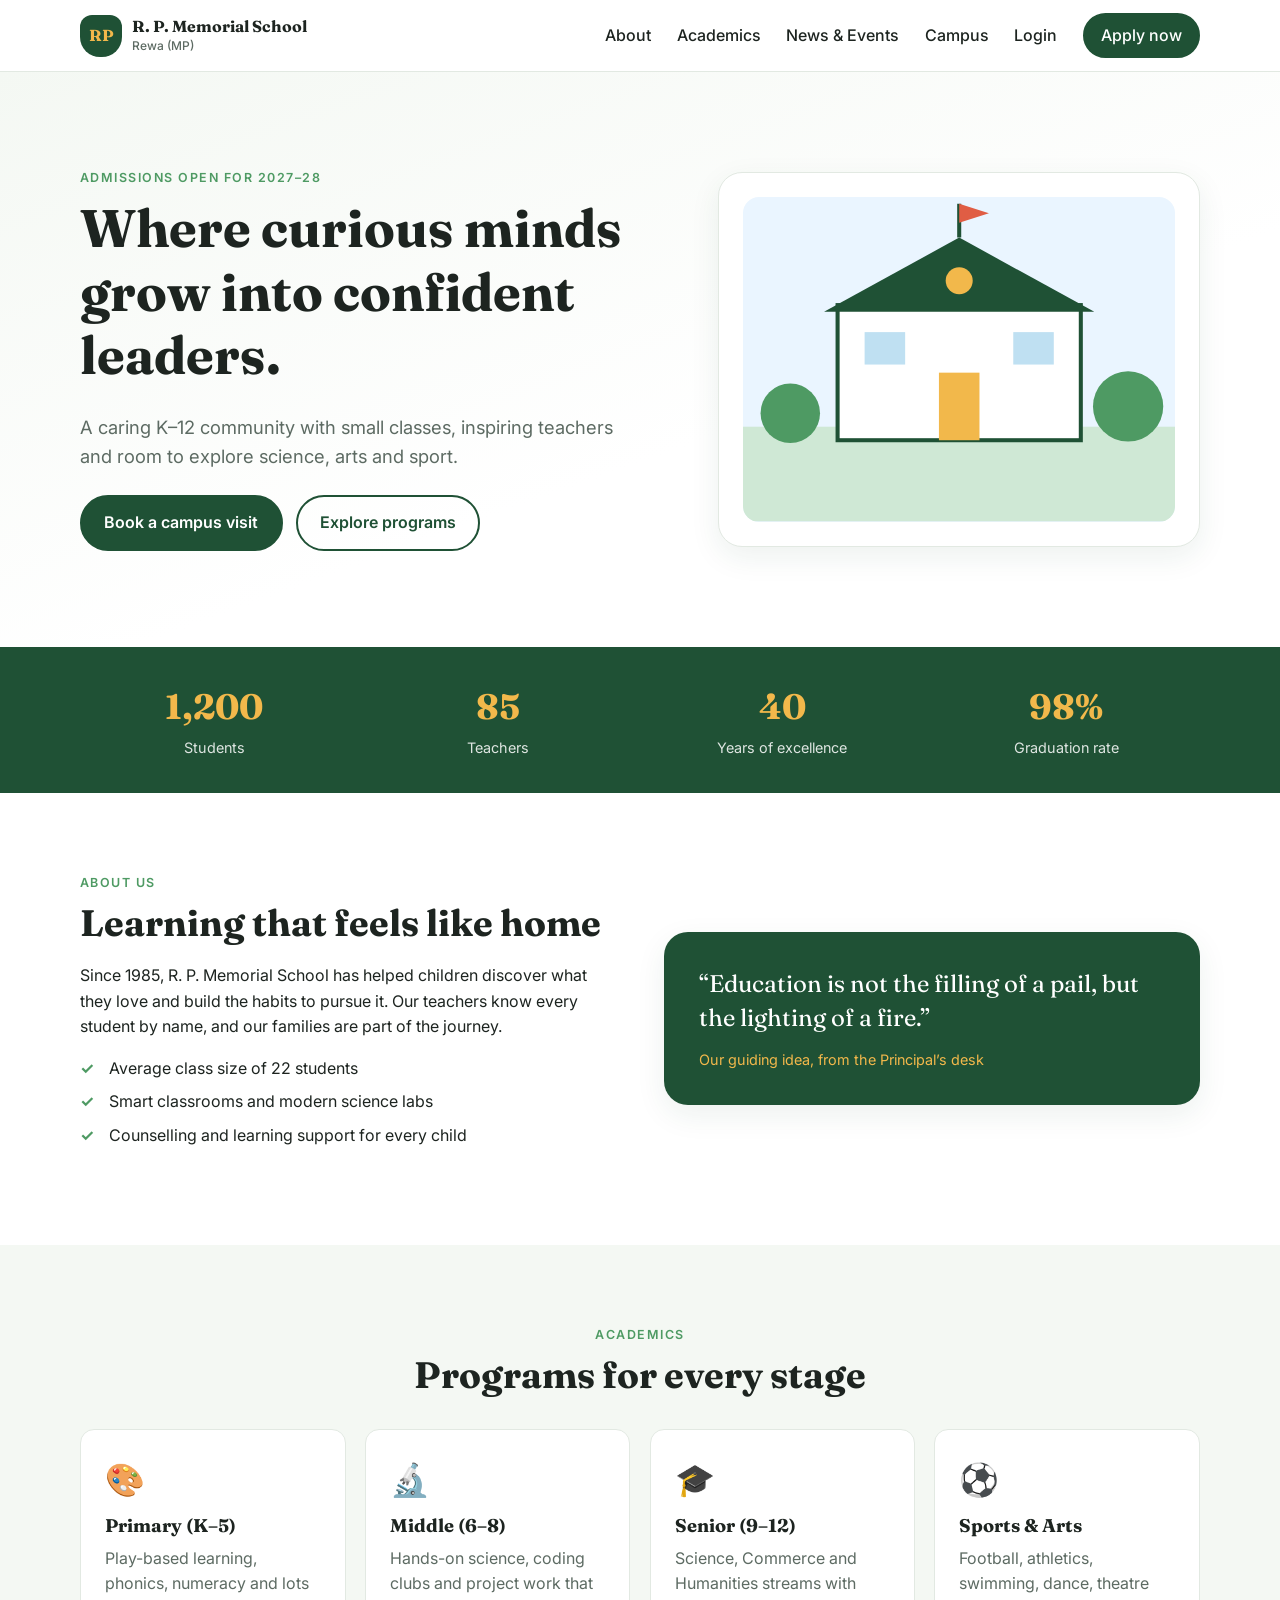
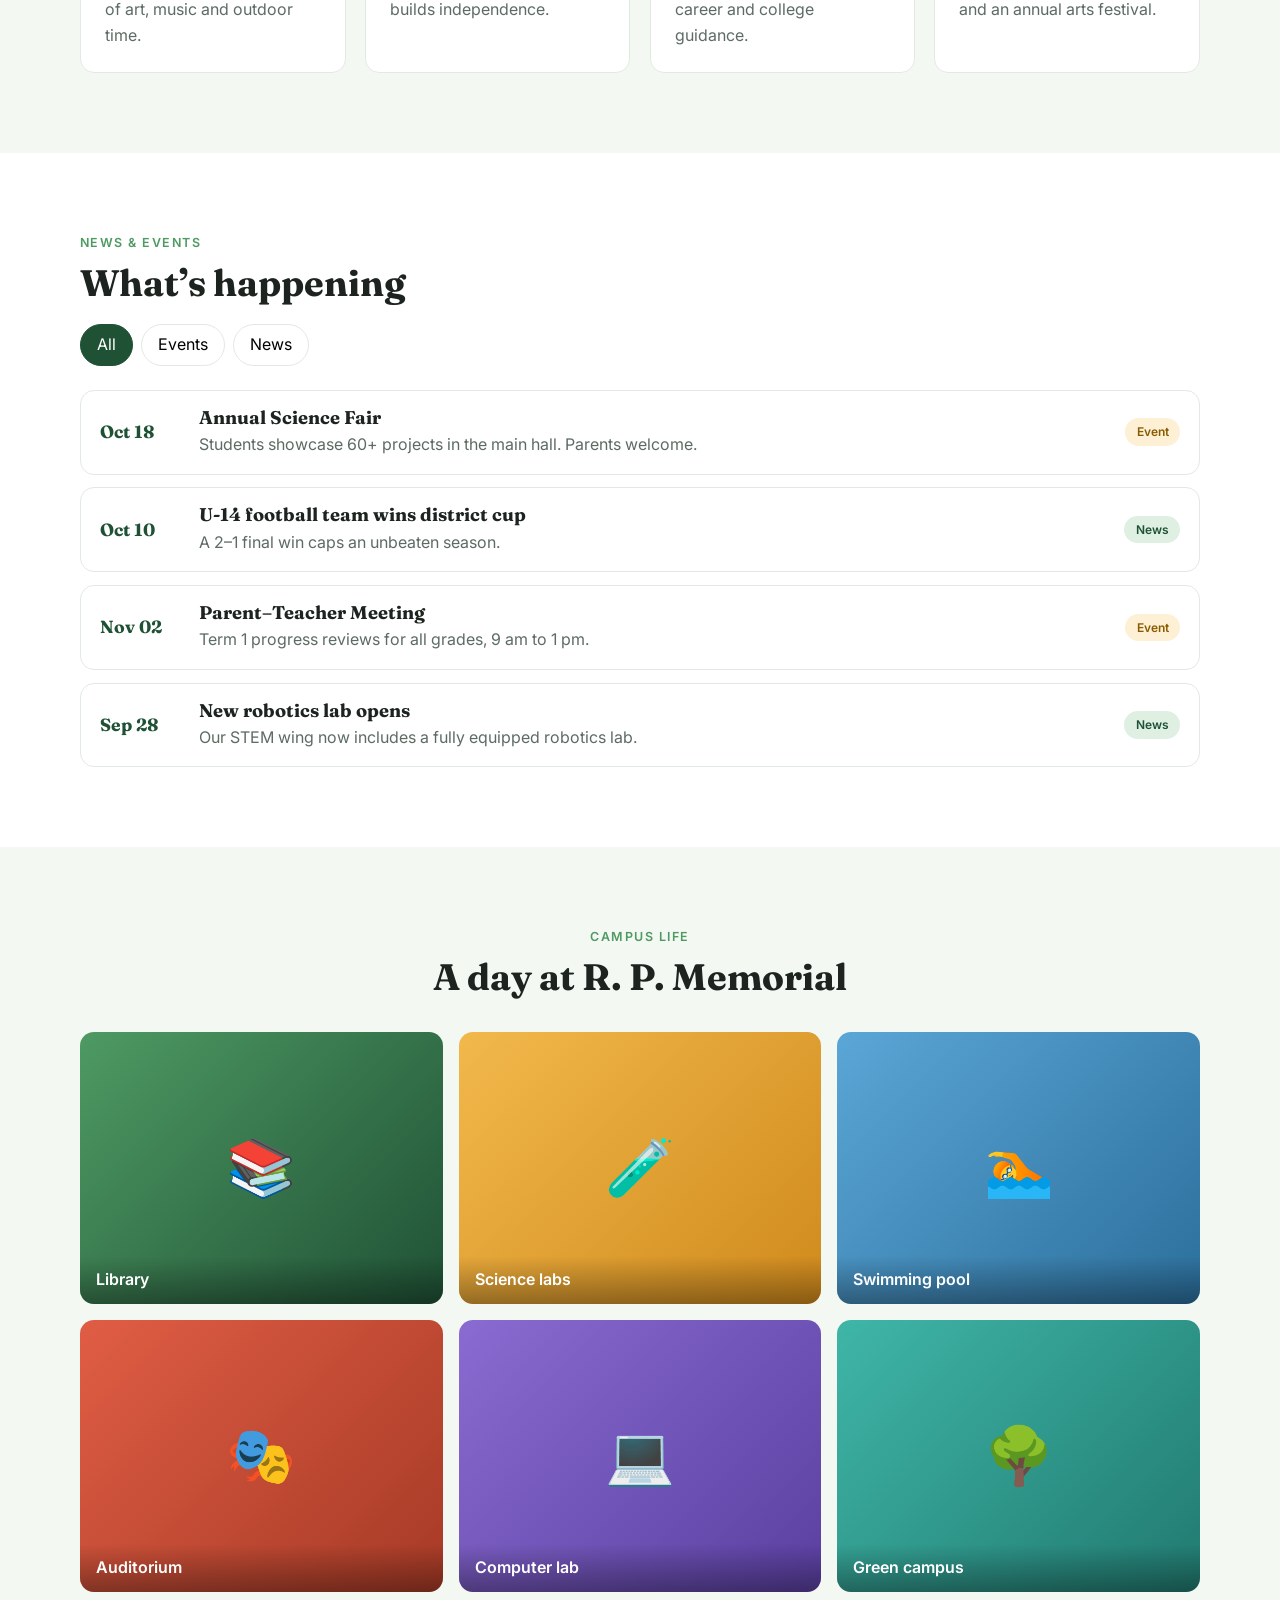
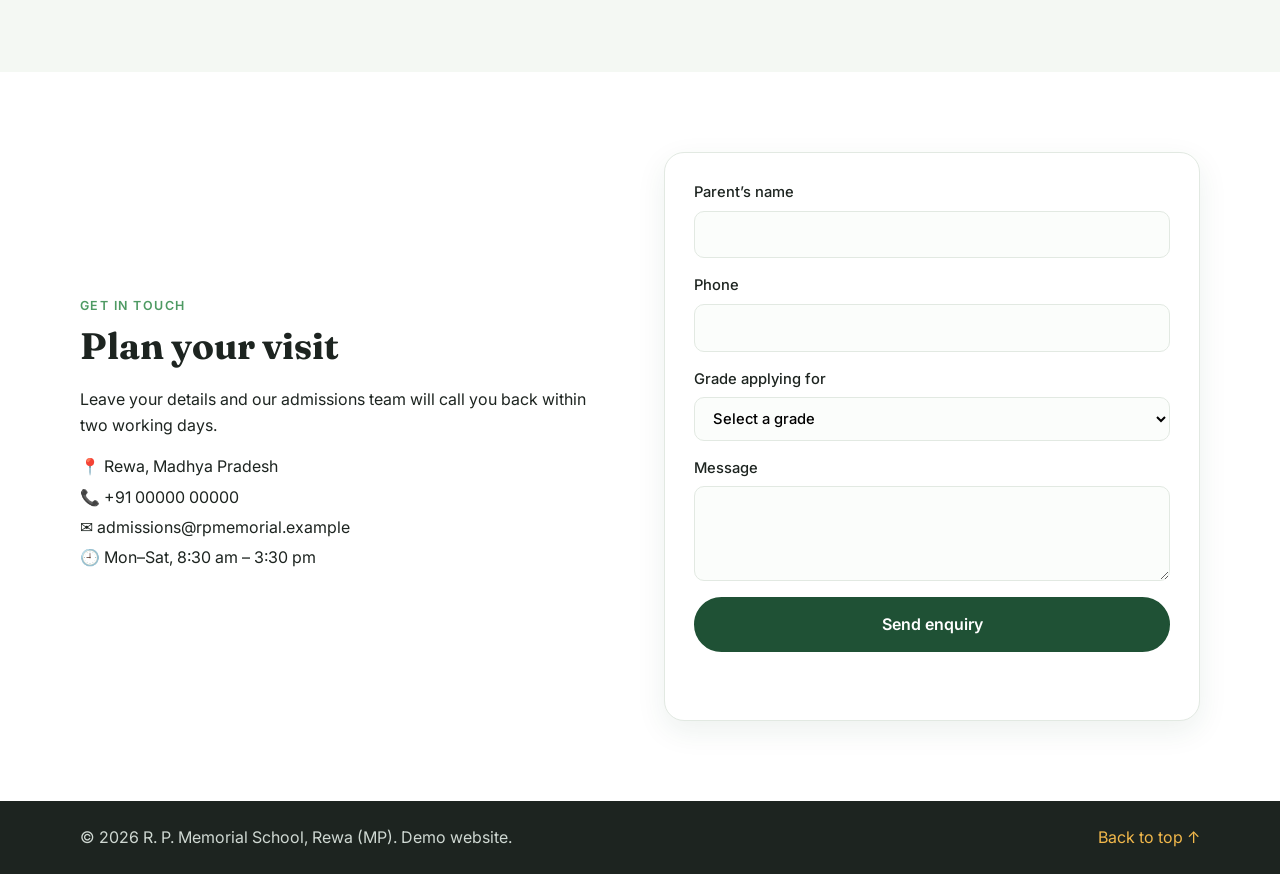
<file: index.html>
<!doctype html>
<html lang="en">
<head>
  <meta charset="utf-8">
  <meta name="viewport" content="width=device-width, initial-scale=1">
  <title>R. P. Memorial School, Rewa (MP)</title>
  <meta name="description" content="R. P. Memorial School, Rewa (MP): nurturing curious minds since 1985.">
  <link rel="preconnect" href="https://fonts.googleapis.com">
  <link href="https://fonts.googleapis.com/css2?family=Fraunces:wght@600;700&family=Inter:wght@400;500;600&display=swap" rel="stylesheet">
  <link rel="stylesheet" href="css/styles.css">
</head>
<body>
  <header class="site-header">
    <div class="container nav">
      <a href="#top" class="brand">
        <span class="crest" aria-hidden="true">RP</span>
        <span>R. P. Memorial School<br><small>Rewa (MP)</small></span>
      </a>
      <button class="nav-toggle" aria-expanded="false" aria-controls="nav-links" aria-label="Open menu">
        <span></span><span></span><span></span>
      </button>
      <nav id="nav-links" class="nav-links">
        <a href="#about">About</a>
        <a href="#academics">Academics</a>
        <a href="#news">News &amp; Events</a>
        <a href="#gallery">Campus</a>
        <a href="login.html" id="auth-link">Login</a>
        <a href="#contact" class="btn btn-small">Apply now</a>
      </nav>
    </div>
  </header>

  <main id="top">
    <section class="hero">
      <div class="container hero-inner">
        <div class="hero-text">
          <p class="eyebrow">Admissions open for 2027–28</p>
          <h1>Where curious minds grow into confident leaders.</h1>
          <p class="lead">A caring K–12 community with small classes, inspiring teachers and room to explore science, arts and sport.</p>
          <div class="hero-actions">
            <a href="#contact" class="btn">Book a campus visit</a>
            <a href="#academics" class="btn btn-ghost">Explore programs</a>
          </div>
        </div>
        <div class="hero-card" aria-hidden="true">
          <div class="hero-illustration">
            <svg viewBox="0 0 320 240" role="img">
              <rect x="0" y="170" width="320" height="70" fill="#cfe8d5"/>
              <rect x="70" y="80" width="180" height="100" fill="#fff" stroke="#1f5135" stroke-width="3"/>
              <polygon points="60,85 160,30 260,85" fill="#1f5135"/>
              <rect x="145" y="130" width="30" height="50" fill="#f2b84b"/>
              <rect x="90" y="100" width="30" height="24" fill="#bfe0f2"/>
              <rect x="200" y="100" width="30" height="24" fill="#bfe0f2"/>
              <circle cx="160" cy="62" r="10" fill="#f2b84b"/>
              <line x1="160" y1="30" x2="160" y2="5" stroke="#1f5135" stroke-width="3"/>
              <polygon points="160,5 182,12 160,19" fill="#e05d44"/>
              <circle cx="35" cy="160" r="22" fill="#4e9a63"/>
              <circle cx="285" cy="155" r="26" fill="#4e9a63"/>
            </svg>
          </div>
        </div>
      </div>
    </section>

    <section class="stats">
      <div class="container stats-grid">
        <div><strong data-count="1200">0</strong><span>Students</span></div>
        <div><strong data-count="85">0</strong><span>Teachers</span></div>
        <div><strong data-count="40">0</strong><span>Years of excellence</span></div>
        <div><strong data-count="98" data-suffix="%">0</strong><span>Graduation rate</span></div>
      </div>
    </section>

    <section id="about" class="section">
      <div class="container two-col">
        <div>
          <p class="eyebrow">About us</p>
          <h2>Learning that feels like home</h2>
          <p>Since 1985, R. P. Memorial School has helped children discover what they love and build the habits to pursue it. Our teachers know every student by name, and our families are part of the journey.</p>
          <ul class="checks">
            <li>Average class size of 22 students</li>
            <li>Smart classrooms and modern science labs</li>
            <li>Counselling and learning support for every child</li>
          </ul>
        </div>
        <blockquote class="quote">
          “Education is not the filling of a pail, but the lighting of a fire.”
          <cite>Our guiding idea, from the Principal’s desk</cite>
        </blockquote>
      </div>
    </section>

    <section id="academics" class="section section-alt">
      <div class="container">
        <p class="eyebrow center">Academics</p>
        <h2 class="center">Programs for every stage</h2>
        <div class="cards">
          <article class="card">
            <div class="card-icon">🎨</div>
            <h3>Primary (K–5)</h3>
            <p>Play-based learning, phonics, numeracy and lots of art, music and outdoor time.</p>
          </article>
          <article class="card">
            <div class="card-icon">🔬</div>
            <h3>Middle (6–8)</h3>
            <p>Hands-on science, coding clubs and project work that builds independence.</p>
          </article>
          <article class="card">
            <div class="card-icon">🎓</div>
            <h3>Senior (9–12)</h3>
            <p>Science, Commerce and Humanities streams with career and college guidance.</p>
          </article>
          <article class="card">
            <div class="card-icon">⚽</div>
            <h3>Sports &amp; Arts</h3>
            <p>Football, athletics, swimming, dance, theatre and an annual arts festival.</p>
          </article>
        </div>
      </div>
    </section>

    <section id="news" class="section">
      <div class="container">
        <p class="eyebrow">News &amp; Events</p>
        <h2>What’s happening</h2>
        <div class="tabs" role="tablist">
          <button role="tab" class="tab active" data-filter="all" aria-selected="true">All</button>
          <button role="tab" class="tab" data-filter="event" aria-selected="false">Events</button>
          <button role="tab" class="tab" data-filter="news" aria-selected="false">News</button>
        </div>
        <ul class="news-list">
          <li data-type="event"><time>Oct 18</time><div><h3>Annual Science Fair</h3><p>Students showcase 60+ projects in the main hall. Parents welcome.</p></div><span class="tag">Event</span></li>
          <li data-type="news"><time>Oct 10</time><div><h3>U-14 football team wins district cup</h3><p>A 2–1 final win caps an unbeaten season.</p></div><span class="tag tag-news">News</span></li>
          <li data-type="event"><time>Nov 02</time><div><h3>Parent–Teacher Meeting</h3><p>Term 1 progress reviews for all grades, 9 am to 1 pm.</p></div><span class="tag">Event</span></li>
          <li data-type="news"><time>Sep 28</time><div><h3>New robotics lab opens</h3><p>Our STEM wing now includes a fully equipped robotics lab.</p></div><span class="tag tag-news">News</span></li>
        </ul>
      </div>
    </section>

    <section id="gallery" class="section section-alt">
      <div class="container">
        <p class="eyebrow center">Campus life</p>
        <h2 class="center">A day at R. P. Memorial</h2>
        <div class="gallery">
          <figure style="--c1:#4e9a63;--c2:#1f5135"><span>📚</span><figcaption>Library</figcaption></figure>
          <figure style="--c1:#f2b84b;--c2:#d08a1c"><span>🧪</span><figcaption>Science labs</figcaption></figure>
          <figure style="--c1:#5aa6d6;--c2:#2c6f9c"><span>🏊</span><figcaption>Swimming pool</figcaption></figure>
          <figure style="--c1:#e05d44;--c2:#a63a26"><span>🎭</span><figcaption>Auditorium</figcaption></figure>
          <figure style="--c1:#8a6bd1;--c2:#5a3fa0"><span>💻</span><figcaption>Computer lab</figcaption></figure>
          <figure style="--c1:#3fb6a8;--c2:#217a70"><span>🌳</span><figcaption>Green campus</figcaption></figure>
        </div>
      </div>
    </section>

    <section id="contact" class="section">
      <div class="container two-col">
        <div>
          <p class="eyebrow">Get in touch</p>
          <h2>Plan your visit</h2>
          <p>Leave your details and our admissions team will call you back within two working days.</p>
          <address>
            <p>📍 Rewa, Madhya Pradesh</p>
            <p>📞 +91 00000 00000</p>
            <p>✉️ admissions@rpmemorial.example</p>
            <p>🕘 Mon–Sat, 8:30 am – 3:30 pm</p>
          </address>
        </div>
        <form class="form" id="enquiry-form" novalidate>
          <label>Parent’s name<input name="name" required></label>
          <label>Phone<input name="phone" type="tel" required pattern="[0-9 +\-]{7,}"></label>
          <label>Grade applying for
            <select name="grade" required>
              <option value="">Select a grade</option>
              <option>Kindergarten</option><option>Grade 1–5</option>
              <option>Grade 6–8</option><option>Grade 9–12</option>
            </select>
          </label>
          <label>Message<textarea name="message" rows="3"></textarea></label>
          <button class="btn" type="submit">Send enquiry</button>
          <p class="form-status" role="status" aria-live="polite"></p>
        </form>
      </div>
    </section>
  </main>

  <footer class="site-footer">
    <div class="container footer-inner">
      <p>© <span id="year"></span> R. P. Memorial School, Rewa (MP). Demo website.</p>
      <a href="#top">Back to top ↑</a>
    </div>
  </footer>

  <script src="js/auth.js"></script>
  <script src="js/main.js"></script>
</body>
</html>
</file>
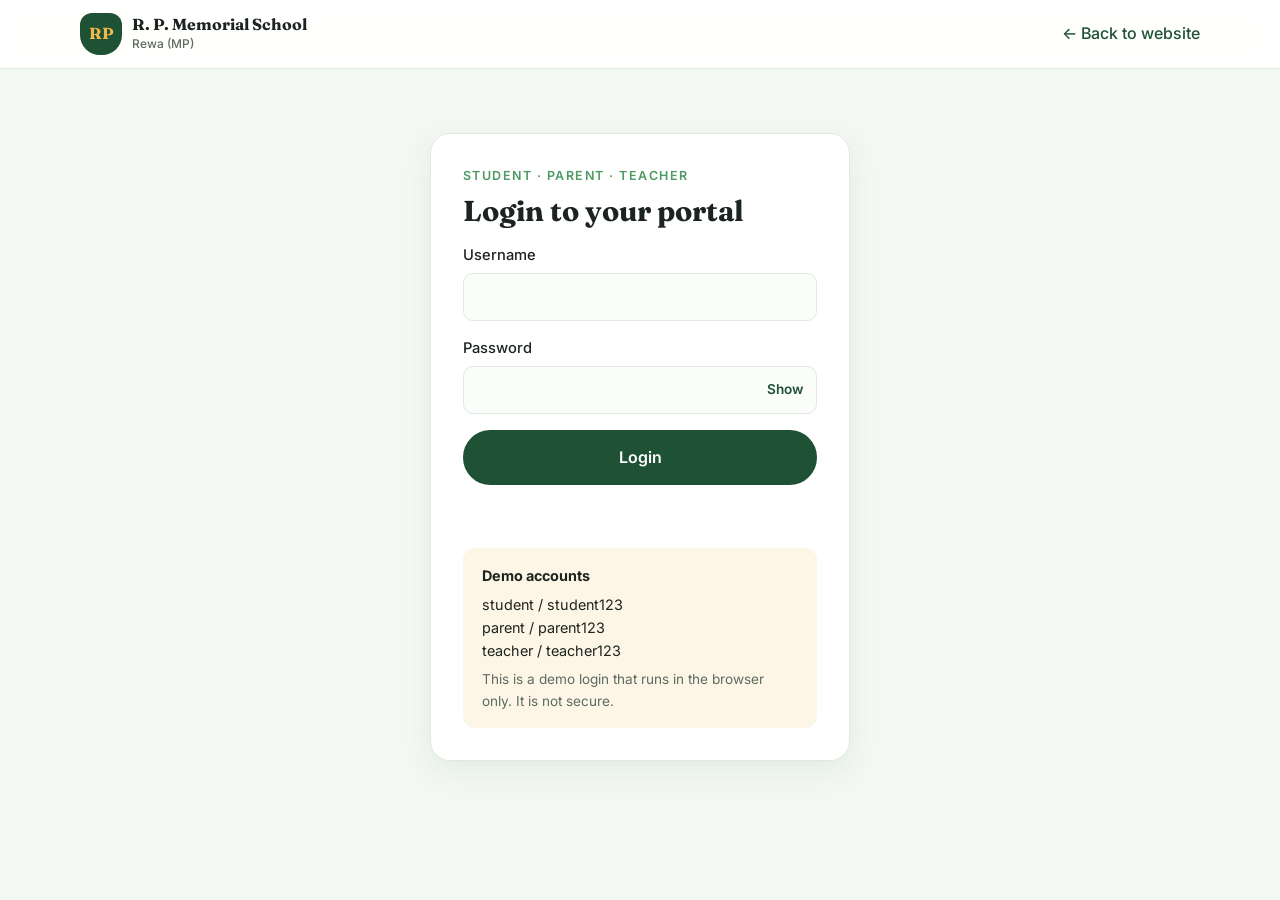
<file: login.html>
<!doctype html>
<html lang="en">
<head>
  <meta charset="utf-8">
  <meta name="viewport" content="width=device-width, initial-scale=1">
  <title>Login | R. P. Memorial School, Rewa (MP)</title>
  <link rel="preconnect" href="https://fonts.googleapis.com">
  <link href="https://fonts.googleapis.com/css2?family=Fraunces:wght@600;700&family=Inter:wght@400;500;600&display=swap" rel="stylesheet">
  <link rel="stylesheet" href="css/styles.css">
</head>
<body class="auth-page">
  <header class="site-header">
    <div class="container nav">
      <a href="index.html" class="brand">
        <span class="crest" aria-hidden="true">RP</span>
        <span>R. P. Memorial School<br><small>Rewa (MP)</small></span>
      </a>
      <a href="index.html" class="back-link">← Back to website</a>
    </div>
  </header>

  <main class="auth-main">
    <div class="auth-card">
      <p class="eyebrow">Student · Parent · Teacher</p>
      <h1>Login to your portal</h1>
      <form id="login-form" class="form form-plain" novalidate>
        <label>Username<input name="username" autocomplete="username" required></label>
        <label>Password
          <span class="password-wrap">
            <input name="password" type="password" autocomplete="current-password" required>
            <button type="button" class="show-pass" aria-label="Show password">Show</button>
          </span>
        </label>
        <button class="btn" type="submit">Login</button>
        <p class="form-status" role="status" aria-live="polite"></p>
      </form>
      <div class="demo-note">
        <strong>Demo accounts</strong>
        <p>student / student123<br>parent / parent123<br>teacher / teacher123</p>
        <p class="muted">This is a demo login that runs in the browser only. It is not secure.</p>
      </div>
    </div>
  </main>

  <script src="js/auth.js"></script>
  <script>
    if (Auth.currentUser()) location.replace("portal.html");

    const form = document.getElementById("login-form");
    const status = form.querySelector(".form-status");
    const pass = form.elements.password;
    form.querySelector(".show-pass").addEventListener("click", (e) => {
      const show = pass.type === "password";
      pass.type = show ? "text" : "password";
      e.target.textContent = show ? "Hide" : "Show";
    });
    form.addEventListener("submit", (e) => {
      e.preventDefault();
      const { username, password } = form.elements;
      if (!username.value.trim() || !password.value) {
        status.textContent = "Please enter your username and password.";
        status.className = "form-status err";
        return;
      }
      if (Auth.login(username.value, password.value)) {
        location.href = "portal.html";
      } else {
        status.textContent = "Wrong username or password.";
        status.className = "form-status err";
        password.value = "";
      }
    });
  </script>
</body>
</html>
</file>
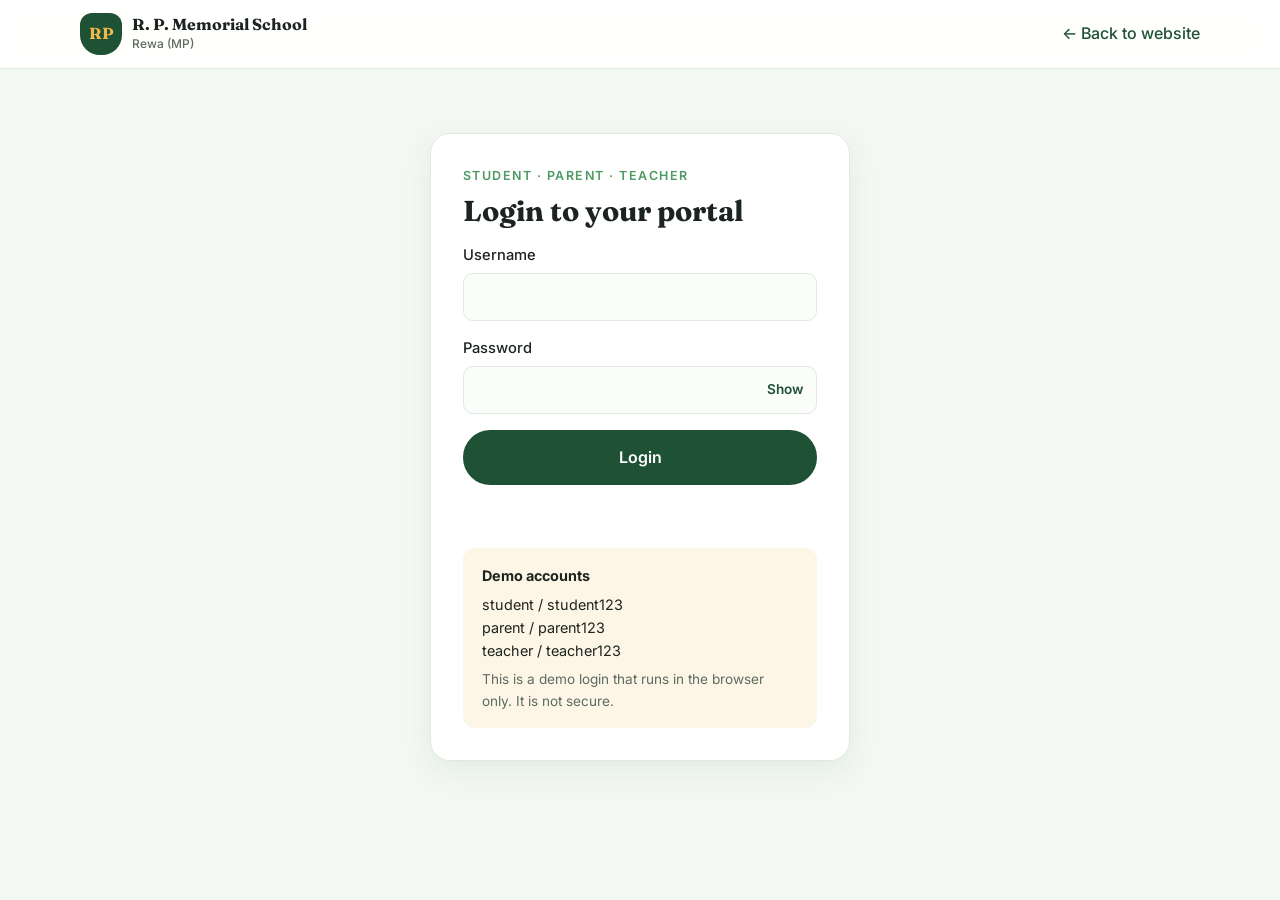
<file: portal.html>
<!doctype html>
<html lang="en">
<head>
  <meta charset="utf-8">
  <meta name="viewport" content="width=device-width, initial-scale=1">
  <title>My Portal | R. P. Memorial School, Rewa (MP)</title>
  <link rel="preconnect" href="https://fonts.googleapis.com">
  <link href="https://fonts.googleapis.com/css2?family=Fraunces:wght@600;700&family=Inter:wght@400;500;600&display=swap" rel="stylesheet">
  <link rel="stylesheet" href="css/styles.css">
  <script src="js/auth.js"></script>
  <script>if (!Auth.currentUser()) location.replace("login.html");</script>
</head>
<body class="auth-page">
  <header class="site-header">
    <div class="container nav">
      <a href="index.html" class="brand">
        <span class="crest" aria-hidden="true">RP</span>
        <span>R. P. Memorial School<br><small>Rewa (MP)</small></span>
      </a>
      <button id="logout" class="btn btn-ghost btn-small-ghost">Logout</button>
    </div>
  </header>

  <main class="section">
    <div class="container">
      <p class="eyebrow" id="role"></p>
      <h1 id="welcome"></h1>
      <p class="lead" id="detail"></p>

      <div class="cards portal-cards">
        <article class="card"><div class="card-icon">📅</div><h3>Timetable</h3><p>Mon–Sat, 8:30 am – 2:30 pm. Science lab on Tuesdays.</p></article>
        <article class="card"><div class="card-icon">📝</div><h3>Homework</h3><p>Maths: Chapter 6 exercises. English: essay on “My Village”.</p></article>
        <article class="card"><div class="card-icon">📊</div><h3>Attendance</h3><p>94% this term (102 of 108 days).</p></article>
        <article class="card"><div class="card-icon">📣</div><h3>Notices</h3><p>Parent–Teacher Meeting on Nov 02. Diwali break Oct 30 – Nov 03.</p></article>
      </div>
      <p class="muted portal-note">Demo portal: the details above are sample data.</p>
    </div>
  </main>

  <script>
    const user = Auth.currentUser();
    if (user) {
      document.getElementById("role").textContent = user.role + " portal";
      document.getElementById("welcome").textContent = "Welcome, " + user.name;
      document.getElementById("detail").textContent = user.detail;
    }
    document.getElementById("logout").addEventListener("click", () => {
      Auth.logout();
      location.href = "index.html";
    });
  </script>
</body>
</html>
</file>
<file: css/styles.css>
:root {
  --green: #1f5135;
  --green-2: #4e9a63;
  --gold: #f2b84b;
  --ink: #1d2420;
  --muted: #5d6b63;
  --bg: #ffffff;
  --bg-alt: #f4f8f3;
  --line: #e2e9e2;
  --radius: 14px;
  --shadow: 0 10px 30px rgba(31, 81, 53, 0.08);
}

* { box-sizing: border-box; }
html { scroll-behavior: smooth; }
body {
  margin: 0;
  font-family: "Inter", system-ui, sans-serif;
  color: var(--ink);
  background: var(--bg);
  line-height: 1.6;
}
h1, h2, h3 { font-family: "Fraunces", Georgia, serif; line-height: 1.2; margin: 0 0 .5em; }
h1 { font-size: clamp(2rem, 4.5vw, 3.3rem); }
h2 { font-size: clamp(1.6rem, 3vw, 2.3rem); }
h3 { font-size: 1.15rem; }
a { color: var(--green); }
img, svg { max-width: 100%; display: block; }

.container { width: min(1120px, 100% - 32px); margin-inline: auto; }
.center { text-align: center; }
.eyebrow {
  text-transform: uppercase; letter-spacing: .12em; font-size: .78rem;
  font-weight: 600; color: var(--green-2); margin: 0 0 .5rem;
}

/* Buttons */
.btn {
  display: inline-block; background: var(--green); color: #fff; text-decoration: none;
  padding: .8rem 1.4rem; border-radius: 999px; font-weight: 600; border: 2px solid var(--green);
  cursor: pointer; font: inherit; font-weight: 600; transition: transform .15s, background .15s;
}
.btn:hover { transform: translateY(-2px); background: #17402a; }
.btn-ghost { background: transparent; color: var(--green); }
.btn-ghost:hover { background: var(--bg-alt); }
.btn-small { padding: .5rem 1rem; color: #fff !important; }

/* Header */
.site-header {
  position: sticky; top: 0; z-index: 10; background: rgba(255,255,255,.92);
  backdrop-filter: blur(8px); border-bottom: 1px solid var(--line);
}
.nav { display: flex; align-items: center; justify-content: space-between; padding: .8rem 0; }
.brand { display: flex; align-items: center; gap: .6rem; text-decoration: none; color: var(--ink); font-family: "Fraunces", serif; font-weight: 700; line-height: 1.1; }
.brand small { font-family: "Inter", sans-serif; font-weight: 500; color: var(--muted); font-size: .75rem; }
.crest {
  width: 42px; height: 42px; border-radius: 12px 12px 20px 20px; background: var(--green);
  color: var(--gold); display: grid; place-items: center; font-size: 1rem; font-weight: 700;
}
.nav-links { display: flex; align-items: center; gap: 1.6rem; }
.nav-links a { text-decoration: none; color: var(--ink); font-weight: 500; }
.nav-links a:hover { color: var(--green-2); }
.nav-toggle { display: none; background: none; border: 0; padding: 8px; cursor: pointer; }
.nav-toggle span { display: block; width: 24px; height: 2px; background: var(--ink); margin: 5px 0; transition: .2s; }

/* Hero */
.hero { background: linear-gradient(160deg, var(--bg-alt), #fff 60%); padding: clamp(3rem, 8vw, 6rem) 0; }
.hero-inner { display: grid; grid-template-columns: 1.1fr .9fr; gap: 3rem; align-items: center; }
.lead { font-size: 1.15rem; color: var(--muted); max-width: 34rem; }
.hero-actions { display: flex; flex-wrap: wrap; gap: .8rem; margin-top: 1.5rem; }
.hero-card { background: #fff; border-radius: 24px; padding: 1.5rem; box-shadow: var(--shadow); border: 1px solid var(--line); }
.hero-illustration { background: #eaf5ff; border-radius: 16px; overflow: hidden; }

/* Stats */
.stats { background: var(--green); color: #fff; padding: 2rem 0; }
.stats-grid { display: grid; grid-template-columns: repeat(4, 1fr); gap: 1rem; text-align: center; }
.stats strong { display: block; font-family: "Fraunces", serif; font-size: 2.2rem; color: var(--gold); }
.stats span { font-size: .9rem; opacity: .85; }

/* Sections */
.section { padding: clamp(3rem, 7vw, 5rem) 0; }
.section-alt { background: var(--bg-alt); }
.two-col { display: grid; grid-template-columns: 1fr 1fr; gap: 3rem; align-items: center; }
.checks { list-style: none; padding: 0; }
.checks li { padding-left: 1.8rem; position: relative; margin: .5rem 0; }
.checks li::before { content: "✓"; position: absolute; left: 0; color: var(--green-2); font-weight: 700; }
.quote {
  margin: 0; background: var(--green); color: #fff; padding: 2.2rem; border-radius: 24px;
  font-family: "Fraunces", serif; font-size: 1.5rem; line-height: 1.4; box-shadow: var(--shadow);
}
.quote cite { display: block; margin-top: 1rem; font-family: "Inter", sans-serif; font-size: .9rem; font-style: normal; color: var(--gold); }

/* Cards */
.cards { display: grid; grid-template-columns: repeat(4, 1fr); gap: 1.2rem; margin-top: 2rem; }
.card { background: #fff; border: 1px solid var(--line); border-radius: var(--radius); padding: 1.5rem; transition: transform .2s, box-shadow .2s; }
.card:hover { transform: translateY(-4px); box-shadow: var(--shadow); }
.card p { color: var(--muted); margin: 0; }
.card-icon { font-size: 2rem; margin-bottom: .6rem; }

/* News */
.tabs { display: flex; gap: .5rem; margin: 1rem 0 1.5rem; }
.tab { border: 1px solid var(--line); background: #fff; padding: .45rem 1rem; border-radius: 999px; cursor: pointer; font: inherit; }
.tab.active { background: var(--green); color: #fff; border-color: var(--green); }
.news-list { list-style: none; padding: 0; margin: 0; display: grid; gap: .8rem; }
.news-list li {
  display: grid; grid-template-columns: 80px 1fr auto; gap: 1.2rem; align-items: center;
  border: 1px solid var(--line); border-radius: var(--radius); padding: 1rem 1.2rem;
}
.news-list li[hidden] { display: none; }
.news-list time { font-family: "Fraunces", serif; font-weight: 700; color: var(--green); font-size: 1.1rem; }
.news-list h3 { margin: 0; }
.news-list p { margin: .2rem 0 0; color: var(--muted); }
.tag { font-size: .75rem; font-weight: 600; padding: .25rem .7rem; border-radius: 999px; background: #fdf0d5; color: #8a5a00; }
.tag-news { background: #dff0e3; color: var(--green); }

/* Gallery */
.gallery { display: grid; grid-template-columns: repeat(3, 1fr); gap: 1rem; margin-top: 2rem; }
.gallery figure {
  margin: 0; aspect-ratio: 4 / 3; border-radius: var(--radius); position: relative; overflow: hidden;
  background: linear-gradient(135deg, var(--c1), var(--c2)); display: grid; place-items: center;
}
.gallery span { font-size: 3.5rem; transition: transform .3s; }
.gallery figure:hover span { transform: scale(1.15); }
.gallery figcaption {
  position: absolute; left: 0; right: 0; bottom: 0; padding: .7rem 1rem; color: #fff; font-weight: 600;
  background: linear-gradient(transparent, rgba(0,0,0,.35));
}

/* Contact */
address { font-style: normal; margin-top: 1rem; }
address p { margin: .3rem 0; }
.form { background: #fff; border: 1px solid var(--line); border-radius: 20px; padding: 1.8rem; box-shadow: var(--shadow); display: grid; gap: 1rem; }
.form label { display: grid; gap: .35rem; font-weight: 500; font-size: .92rem; }
.form input, .form select, .form textarea {
  font: inherit; padding: .7rem .9rem; border: 1px solid var(--line); border-radius: 10px; background: #fbfdfb;
}
.form input:focus, .form select:focus, .form textarea:focus { outline: 2px solid var(--green-2); border-color: transparent; }
.form .invalid { border-color: #e05d44; }
.form-status { margin: 0; font-weight: 500; min-height: 1.4em; }
.form-status.ok { color: var(--green-2); }
.form-status.err { color: #c0392b; }

/* Footer */
.site-footer { background: var(--ink); color: #cfd8d2; padding: 1.5rem 0; }
.footer-inner { display: flex; justify-content: space-between; flex-wrap: wrap; gap: 1rem; }
.site-footer p { margin: 0; }
.site-footer a { color: var(--gold); text-decoration: none; }

/* Responsive */
@media (max-width: 900px) {
  .cards { grid-template-columns: repeat(2, 1fr); }
  .hero-inner, .two-col { grid-template-columns: 1fr; }
  .hero-card { max-width: 420px; }
}
@media (max-width: 720px) {
  .nav-toggle { display: block; }
  .nav-links {
    position: absolute; top: 100%; left: 0; right: 0; flex-direction: column; align-items: flex-start;
    background: #fff; padding: 1rem 16px 1.4rem; gap: 1rem; border-bottom: 1px solid var(--line); display: none;
  }
  .nav-links.open { display: flex; }
  .stats-grid { grid-template-columns: repeat(2, 1fr); }
  .gallery { grid-template-columns: repeat(2, 1fr); }
  .news-list li { grid-template-columns: 1fr; gap: .4rem; }
}
@media (max-width: 480px) {
  .cards, .gallery { grid-template-columns: 1fr; }
}

/* Login and portal */
.auth-page { background: var(--bg-alt); min-height: 100vh; }
.back-link { text-decoration: none; font-weight: 500; }
.auth-main { display: grid; place-items: center; padding: clamp(2rem, 6vw, 4rem) 16px; }
.auth-card {
  width: min(420px, 100%); background: #fff; border: 1px solid var(--line); border-radius: 20px;
  padding: 2rem; box-shadow: var(--shadow);
}
.auth-card h1 { font-size: 1.8rem; }
.form-plain { border: 0; box-shadow: none; padding: 0; margin-top: 1rem; }
.password-wrap { position: relative; display: grid; }
.password-wrap input { padding-right: 4.2rem; }
.show-pass {
  position: absolute; right: .5rem; top: 50%; transform: translateY(-50%); background: none; border: 0;
  color: var(--green); font: inherit; font-size: .85rem; font-weight: 600; cursor: pointer;
}
.demo-note { margin-top: 1.5rem; padding: 1rem 1.2rem; background: #fdf6e6; border-radius: 12px; font-size: .9rem; }
.demo-note p { margin: .4rem 0 0; }
.muted { color: var(--muted); font-size: .85rem; }
.btn-small-ghost { padding: .45rem 1.1rem; }
.portal-cards { margin-top: 1.5rem; }
.portal-note { margin-top: 1.5rem; }
</file>
